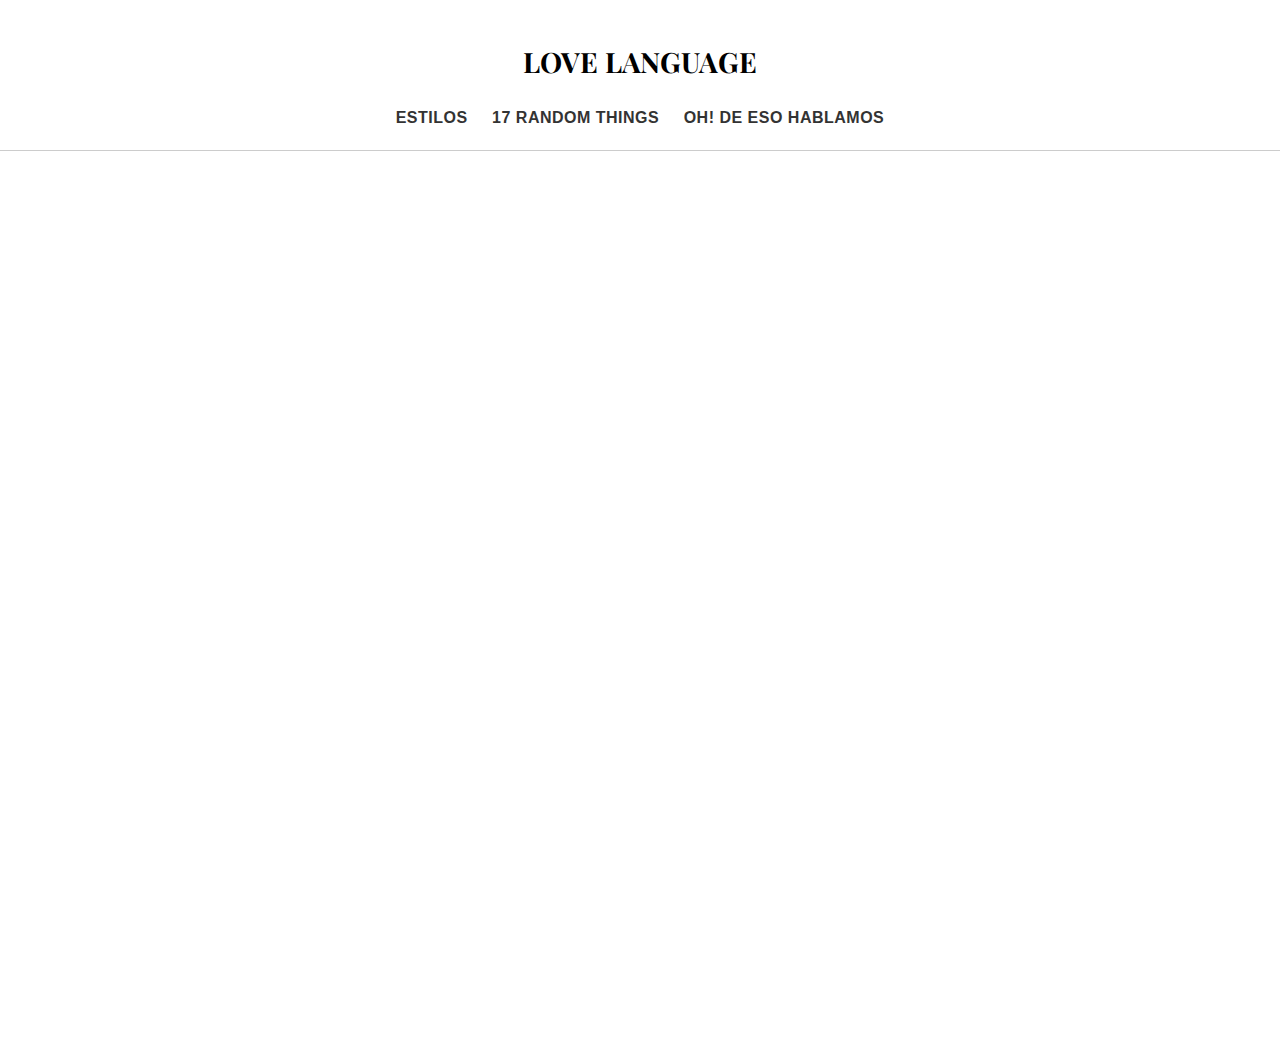
<file: 17RANDOMTHINGS.html>
<!DOCTYPE html>
<html lang="en">
  <head>
    <meta charset="UTF-8" />
    <meta name="viewport" content="width=device-width, initial-scale=1.0" />
    <title>Love language</title>
    <link rel="stylesheet" href="./css/styyle.css" />
    <link rel="preconnect" href="https://fonts.googleapis.com" />
    <link
      href="https://fonts.googleapis.com/css2?family=Playfair+Display&family=Inter:wght@400;700&display=swap"
      rel="stylesheet"
    />
    <header>
      <h1>LOVE LANGUAGE</h1>
      <nav>
        <a href="index.html">ESTILOS</a>
        <a href="17RANDOMTHINGS.html">17 RANDOM THINGS</a>
        <a href="OH!DEESOHABLAMOS.html">OH! DE ESO HABLAMOS</a>
      </nav>
    </header>
    <title>17 RANDOM THINGS</title>

    <style>
      body {
        margin: 0;
        overflow: hidden;
        background-color: #ffffff;
        color: rgb(0, 0, 0);
        font-family: Arial, sans-serif;
      }

      .marquee-container {
        position: absolute;
        width: 100%;
        height: 100%;
        display: flex;
        flex-direction: column;
        justify-content: space-around;
      }

      .marquee-line {
        white-space: nowrap;
        overflow: hidden;
        width: 100%;
      }

      .marquee-text {
        display: inline-block;
        padding-left: 100%;
        animation: scrollText 30s linear infinite;
        font-size: 1.2rem;
        color: #fff200;
      }

      @keyframes scrollText {
        0% {
          transform: translateX(0%);
        }
        100% {
          transform: translateX(-100%);
        }
      }
    </style>
  </head>
  <body>
    <div class="marquee-container">
      <div class="marquee-line">
        <span class="marquee-text"
          >Las vacas producen más leche con música clásica. Beethoven componía
          estando sordo. La canción más corta dura 1.3 segundos.
        </span>
      </div>
      <div class="marquee-line">
        <span class="marquee-text"
          >El cerebro libera dopamina con tu canción favorita. La sinfonía más
          larga durará hasta el año 2640. El pulso se sincroniza con la música.
        </span>
      </div>
      <div class="marquee-line">
        <span class="marquee-text"
          >Michael Jackson patentó su movimiento. El vinilo superó al CD en
          ventas. Los bebés recuerdan música del vientre.
        </span>
      </div>
      <div class="marquee-line">
        <span class="marquee-text"
          >La música ayuda a aprender idiomas. El primer instrumento tiene
          40,000 años. “Happy Birthday” tenía derechos de autor.
        </span>
      </div>
      <div class="marquee-line">
        <span class="marquee-text"
          >Mozart compuso más de 600 obras. En el espacio, los astronautas
          llevan música.
        </span>
      </div>
      <div class="marquee-line">
        <span class="marquee-text"
          >Las vacas producen más leche con música clásica. Beethoven componía
          estando sordo. La canción más corta dura 1.3 segundos.
        </span>
      </div>
      <div class="marquee-line">
        <span class="marquee-text"
          >El cerebro libera dopamina con tu canción favorita. La sinfonía más
          larga durará hasta el año 2640. El pulso se sincroniza con la música.
        </span>
      </div>
      <div class="marquee-line">
        <span class="marquee-text"
          >Michael Jackson patentó su movimiento. El vinilo superó al CD en
          ventas. Los bebés recuerdan música del vientre.
        </span>
      </div>
      <div class="marquee-line">
        <span class="marquee-text"
          >La música ayuda a aprender idiomas. El primer instrumento tiene
          40,000 años. “Happy Birthday” tenía derechos de autor.
        </span>
      </div>
      <div class="marquee-line">
        <span class="marquee-text"
          >Mozart compuso más de 600 obras. En el espacio, los astronautas
          llevan música.
        </span>
      </div>
      <div class="marquee-line">
        <span class="marquee-text"
          >Las vacas producen más leche con música clásica. Beethoven componía
          estando sordo. La canción más corta dura 1.3 segundos.
        </span>
      </div>
      <div class="marquee-line">
        <span class="marquee-text"
          >El cerebro libera dopamina con tu canción favorita. La sinfonía más
          larga durará hasta el año 2640. El pulso se sincroniza con la música.
        </span>
      </div>
      <div class="marquee-line">
        <span class="marquee-text"
          >Michael Jackson patentó su movimiento. El vinilo superó al CD en
          ventas. Los bebés recuerdan música del vientre.
        </span>
      </div>
      <div class="marquee-line">
        <span class="marquee-text"
          >La música ayuda a aprender idiomas. El primer instrumento tiene
          40,000 años. “Happy Birthday” tenía derechos de autor.
        </span>
      </div>
      <div class="marquee-line">
        <span class="marquee-text"
          >Mozart compuso más de 600 obras. En el espacio, los astronautas
          llevan música.
        </span>
      </div>
      <div class="marquee-line">
        <span class="marquee-text"
          >Las vacas producen más leche con música clásica. Beethoven componía
          estando sordo. La canción más corta dura 1.3 segundos.
        </span>
      </div>
      <div class="marquee-line">
        <span class="marquee-text"
          >El cerebro libera dopamina con tu canción favorita. La sinfonía más
          larga durará hasta el año 2640. El pulso se sincroniza con la música.
        </span>
      </div>
      <div class="marquee-line">
        <span class="marquee-text"
          >Michael Jackson patentó su movimiento. El vinilo superó al CD en
          ventas. Los bebés recuerdan música del vientre.
        </span>
      </div>
      <div class="marquee-line">
        <span class="marquee-text"
          >La música ayuda a aprender idiomas. El primer instrumento tiene
          40,000 años. “Happy Birthday” tenía derechos de autor.
        </span>
      </div>
      <div class="marquee-line">
        <span class="marquee-text"
          >Mozart compuso más de 600 obras. En el espacio, los astronautas
          llevan música.
        </span>
      </div>
    </div>
  </body>
</html>
</file>
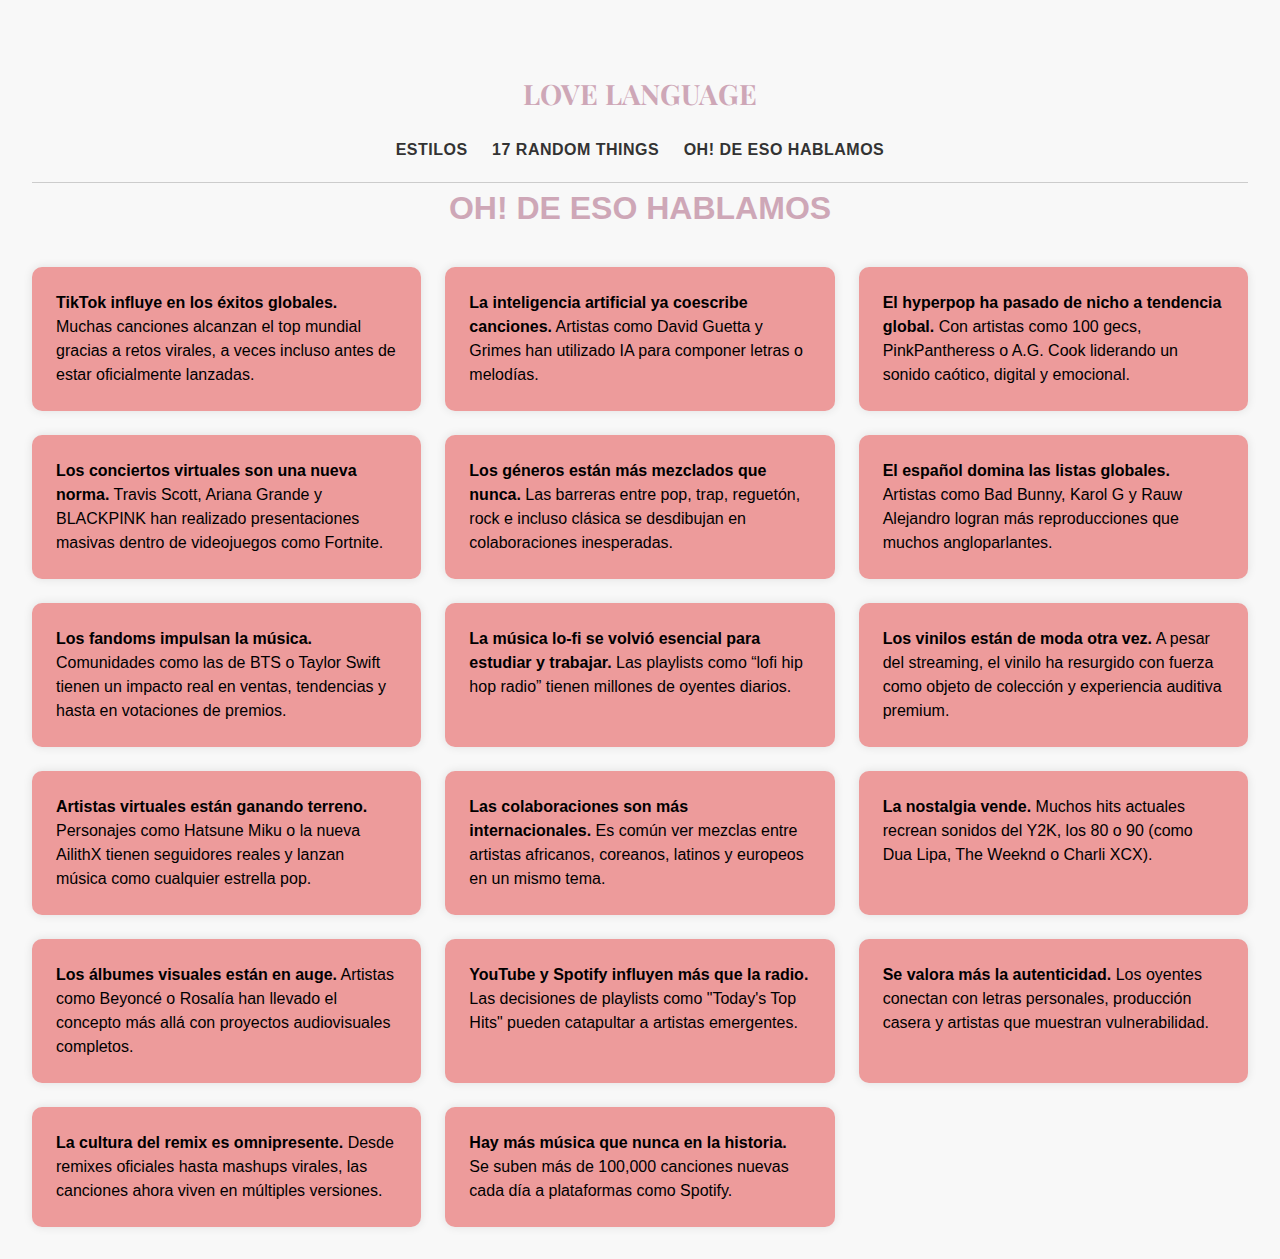
<file: OH!DEESOHABLAMOS.html>
<!DOCTYPE html>
<html lang="en">
  <head>
    <meta charset="UTF-8" />
    <meta name="viewport" content="width=device-width, initial-scale=1.0" />
    <title>Love language</title>
    <link rel="stylesheet" href="./css/styyle.css" />
    <link rel="preconnect" href="https://fonts.googleapis.com" />
    <link
      href="https://fonts.googleapis.com/css2?family=Playfair+Display&family=Inter:wght@400;700&display=swap"
      rel="stylesheet"
    />
  </head>
  <body>
    <header>
      <h1>LOVE LANGUAGE</h1>
      <nav>
        <a href="index.html">ESTILOS</a>
        <a href="17RANDOMTHINGS.html">17 RANDOM THINGS</a>
        <a href="OH!DEESOHABLAMOS.html">OH! DE ESO HABLAMOS</a>
      </nav>
    </header>
    <title>OH! DE ESO HABLAMOS</title>
  </body>
  <style>
    body {
      font-family: Arial, sans-serif;
      margin: 0;
      padding: 2rem;
      background-color: #f8f8f8;
      color: #000000;
    }

    h1 {
      text-align: center;
      margin-bottom: 2rem;
      color: #cea7b7;
    }

    .grid {
      display: grid;
      grid-template-columns: repeat(auto-fit, minmax(300px, 1fr));
      gap: 1.5rem;
    }

    .card {
      background-color: rgb(237, 155, 155);
      padding: 1.5rem;
      border-radius: 10px;
      box-shadow: 0 0 10px rgba(0, 0, 0, 0.1);
      transition: transform 0.2s ease;
    }

    .card:hover {
      transform: scale(1.03);
    }

    .card p {
      margin: 0;
      font-size: 1rem;
      line-height: 1.5;
    }
  </style>
  <body>
    <h1>OH! DE ESO HABLAMOS</h1>

    <div class="grid">
      <div class="card">
        <p>
          <strong>TikTok influye en los éxitos globales.</strong> Muchas
          canciones alcanzan el top mundial gracias a retos virales, a veces
          incluso antes de estar oficialmente lanzadas.
        </p>
      </div>
      <div class="card">
        <p>
          <strong>La inteligencia artificial ya coescribe canciones.</strong>
          Artistas como David Guetta y Grimes han utilizado IA para componer
          letras o melodías.
        </p>
      </div>
      <div class="card">
        <p>
          <strong>El hyperpop ha pasado de nicho a tendencia global.</strong>
          Con artistas como 100 gecs, PinkPantheress o A.G. Cook liderando un
          sonido caótico, digital y emocional.
        </p>
      </div>
      <div class="card">
        <p>
          <strong>Los conciertos virtuales son una nueva norma.</strong> Travis
          Scott, Ariana Grande y BLACKPINK han realizado presentaciones masivas
          dentro de videojuegos como Fortnite.
        </p>
      </div>
      <div class="card">
        <p>
          <strong>Los géneros están más mezclados que nunca.</strong> Las
          barreras entre pop, trap, reguetón, rock e incluso clásica se
          desdibujan en colaboraciones inesperadas.
        </p>
      </div>
      <div class="card">
        <p>
          <strong>El español domina las listas globales.</strong> Artistas como
          Bad Bunny, Karol G y Rauw Alejandro logran más reproducciones que
          muchos angloparlantes.
        </p>
      </div>
      <div class="card">
        <p>
          <strong>Los fandoms impulsan la música.</strong> Comunidades como las
          de BTS o Taylor Swift tienen un impacto real en ventas, tendencias y
          hasta en votaciones de premios.
        </p>
      </div>
      <div class="card">
        <p>
          <strong
            >La música lo-fi se volvió esencial para estudiar y
            trabajar.</strong
          >
          Las playlists como “lofi hip hop radio” tienen millones de oyentes
          diarios.
        </p>
      </div>
      <div class="card">
        <p>
          <strong>Los vinilos están de moda otra vez.</strong> A pesar del
          streaming, el vinilo ha resurgido con fuerza como objeto de colección
          y experiencia auditiva premium.
        </p>
      </div>
      <div class="card">
        <p>
          <strong>Artistas virtuales están ganando terreno.</strong> Personajes
          como Hatsune Miku o la nueva AilithX tienen seguidores reales y lanzan
          música como cualquier estrella pop.
        </p>
      </div>
      <div class="card">
        <p>
          <strong>Las colaboraciones son más internacionales.</strong> Es común
          ver mezclas entre artistas africanos, coreanos, latinos y europeos en
          un mismo tema.
        </p>
      </div>
      <div class="card">
        <p>
          <strong>La nostalgia vende.</strong> Muchos hits actuales recrean
          sonidos del Y2K, los 80 o 90 (como Dua Lipa, The Weeknd o Charli XCX).
        </p>
      </div>
      <div class="card">
        <p>
          <strong>Los álbumes visuales están en auge.</strong> Artistas como
          Beyoncé o Rosalía han llevado el concepto más allá con proyectos
          audiovisuales completos.
        </p>
      </div>
      <div class="card">
        <p>
          <strong>YouTube y Spotify influyen más que la radio.</strong> Las
          decisiones de playlists como "Today's Top Hits" pueden catapultar a
          artistas emergentes.
        </p>
      </div>
      <div class="card">
        <p>
          <strong>Se valora más la autenticidad.</strong> Los oyentes conectan
          con letras personales, producción casera y artistas que muestran
          vulnerabilidad.
        </p>
      </div>
      <div class="card">
        <p>
          <strong>La cultura del remix es omnipresente.</strong> Desde remixes
          oficiales hasta mashups virales, las canciones ahora viven en
          múltiples versiones.
        </p>
      </div>
      <div class="card">
        <p>
          <strong>Hay más música que nunca en la historia.</strong> Se suben más
          de 100,000 canciones nuevas cada día a plataformas como Spotify.
        </p>
      </div>
    </div>
  </body>
</html>
</file>
<file: css/styyle.css>
* {
  margin: 0;
  padding: 0;
  box-sizing: border-box;
}

body {
  font-family: "Inter", sans-serif;
  background: #fff;
  color: #222;
  line-height: 1.6;
}

header {
  text-align: center;
  padding: 40px 20px 20px;
  border-bottom: 1px solid #ccc;
}

header h1 {
  font-family: "Playfair Display", serif;
  font-size: 28px;
  margin-bottom: 10px;
}

nav {
  margin-top: 10px;
  display: inline-block; /* Nuevo: para que el nav se centre perfectamente */
}

nav a {
  margin: 0 10px; /* Ajuste: margen lateral algo menor */
  text-decoration: none;
  color: #333;
  font-weight: 600;
  letter-spacing: 0.5px;
}

nav a:hover {
  text-decoration: underline;
}

.gallery {
  display: grid;
  grid-template-columns: repeat(auto-fit, minmax(250px, 1fr));
  gap: 15px;
  padding: 30px;
}

.gallery img {
  width: 100%;
  height: auto;
  object-fit: cover;
  border-radius: 10px;
  transition: transform 0.3s ease;
}

.gallery img:hover {
  transform: scale(1.03);
}
</file>
